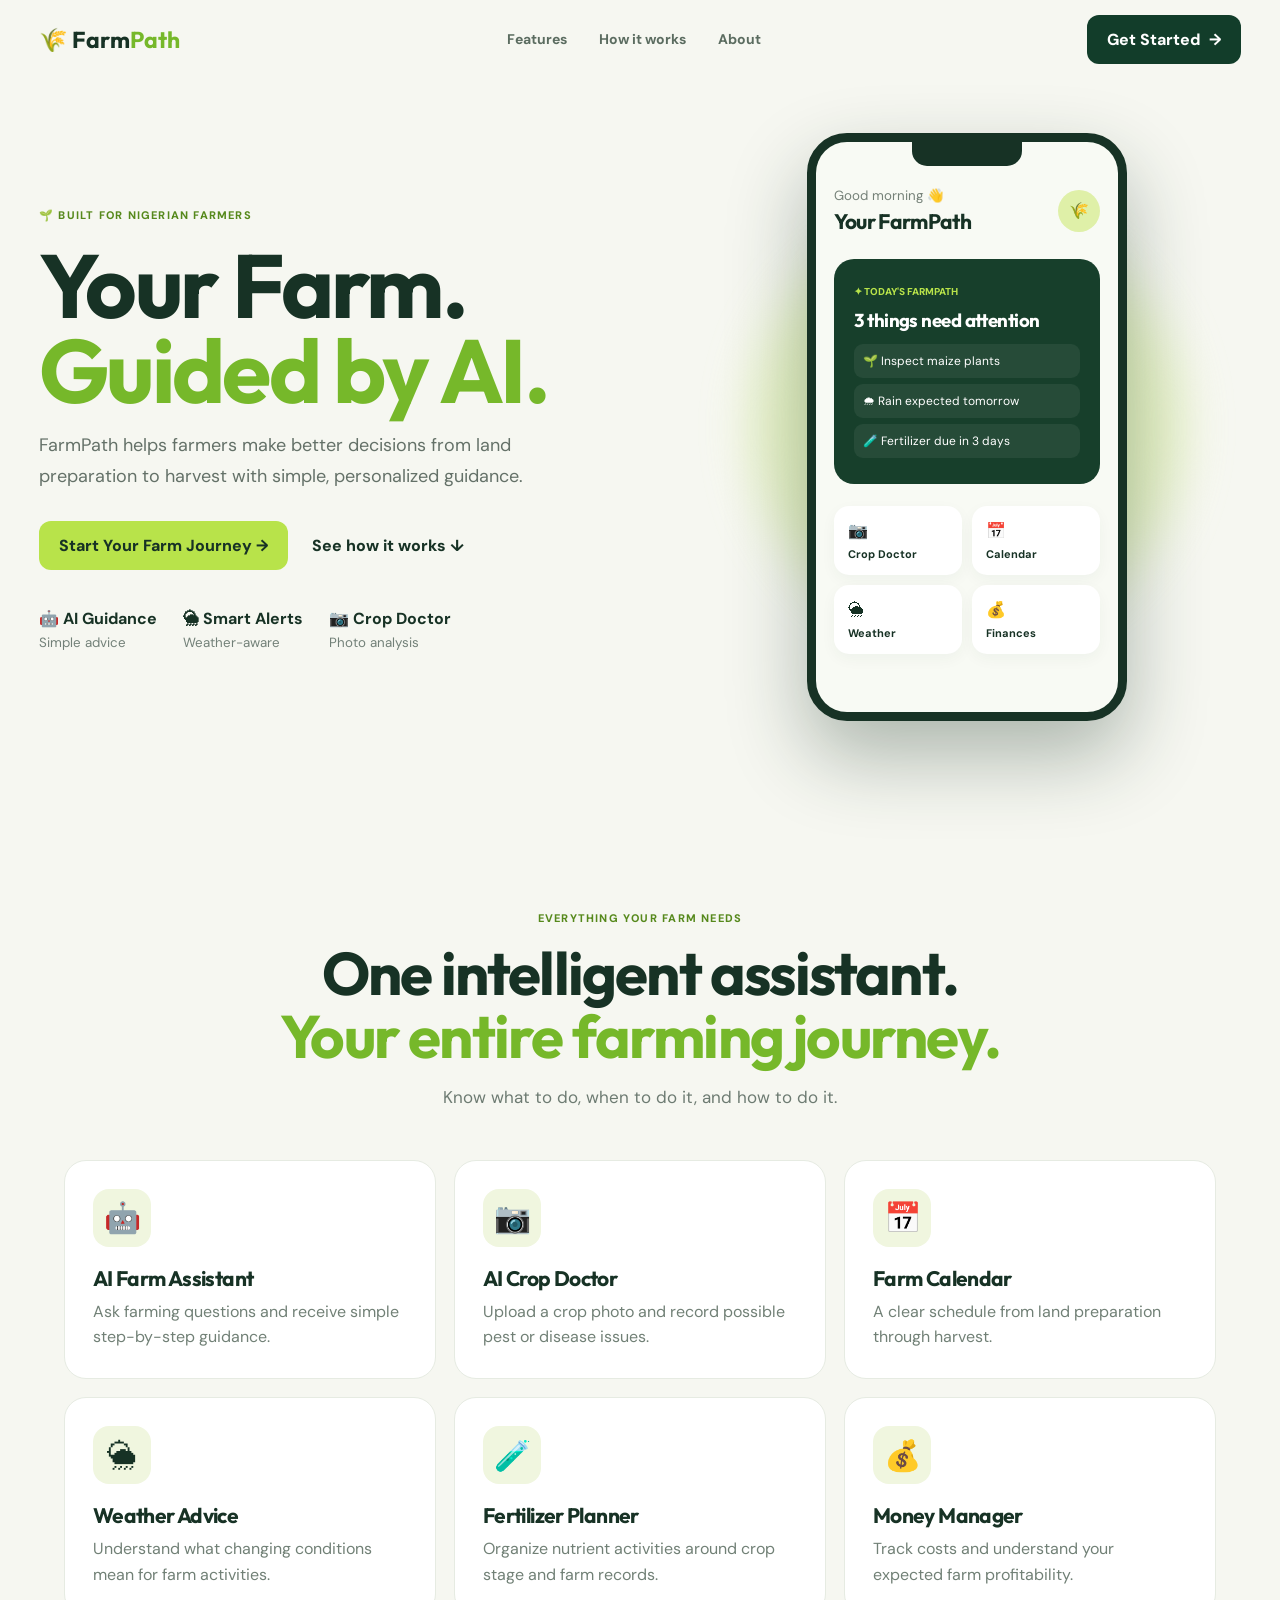
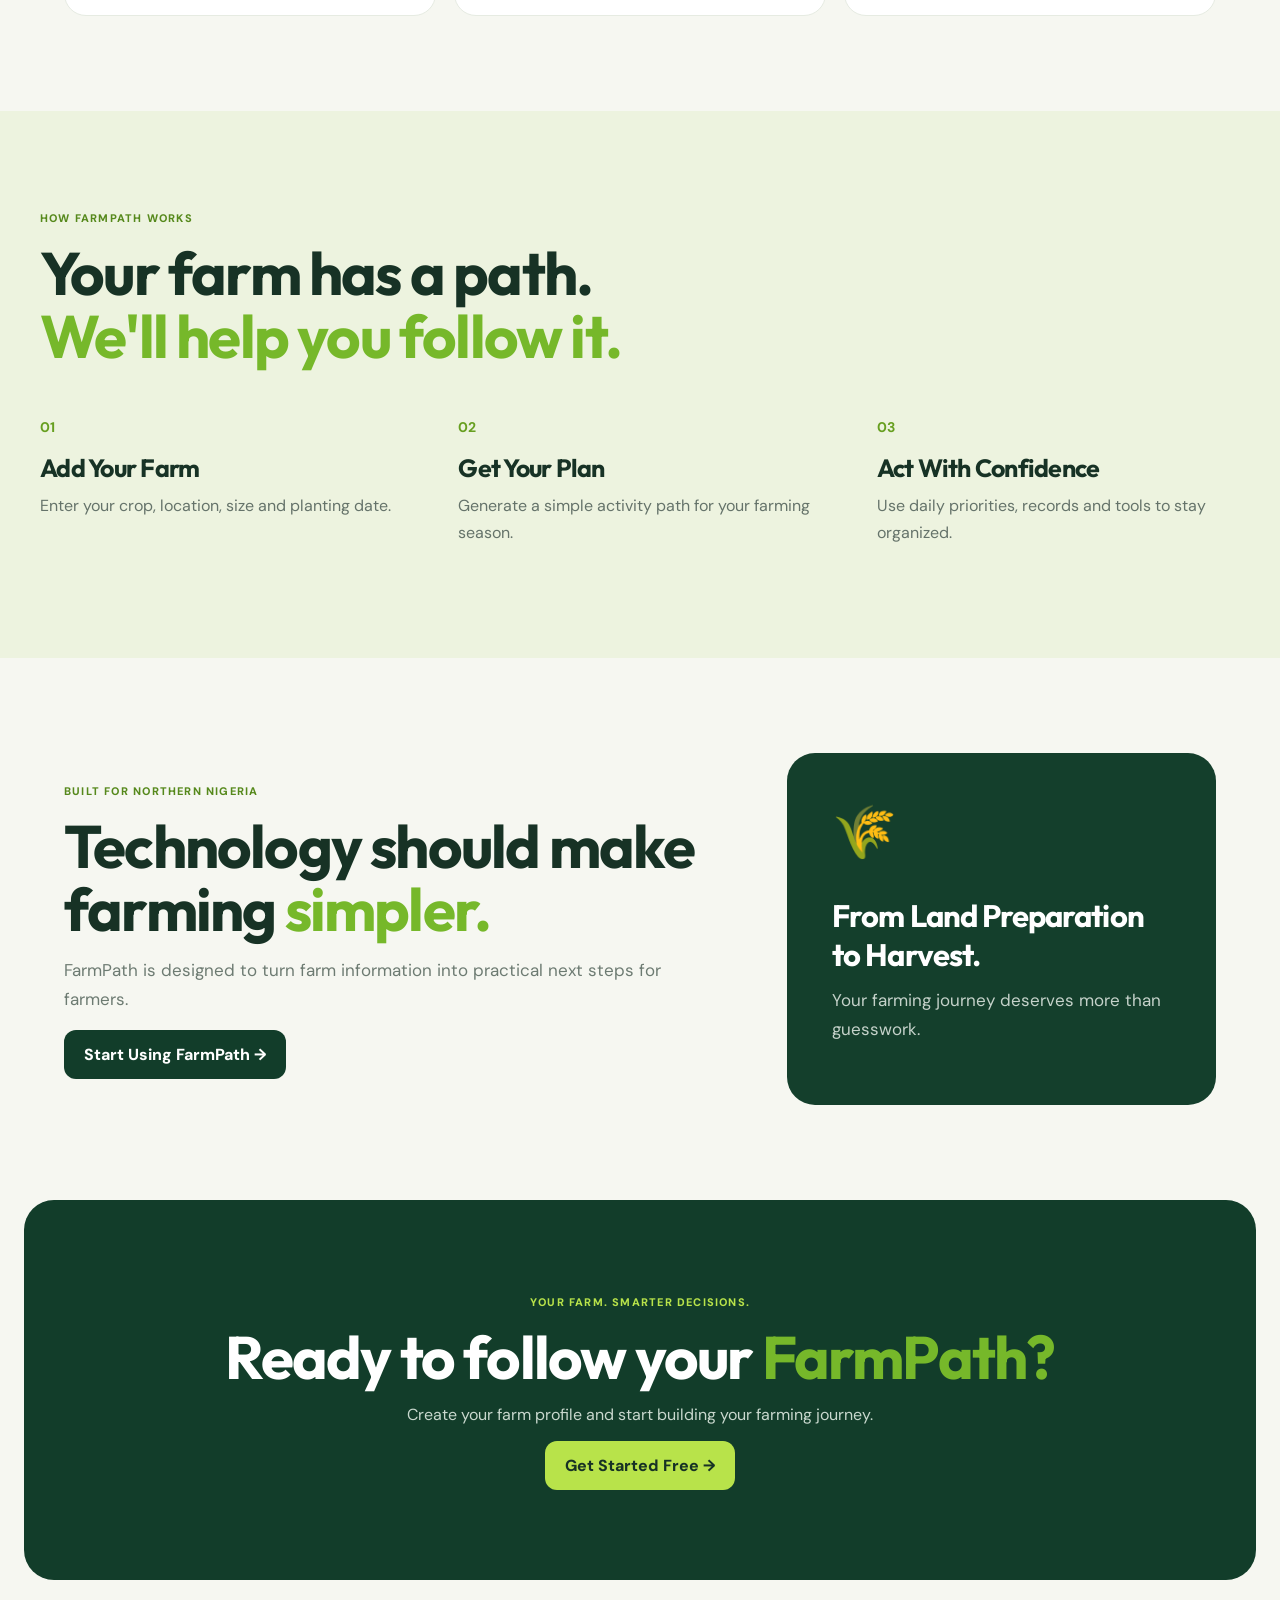
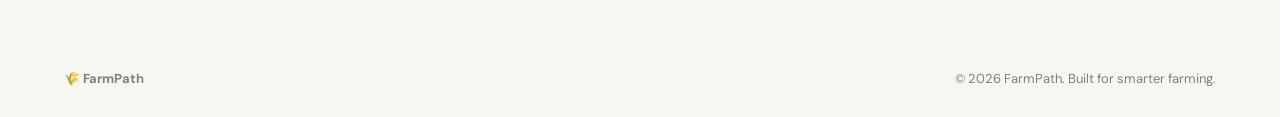
<file: index.html>
<!DOCTYPE html>
<html lang="en">
<head>
<meta charset="UTF-8"><meta name="viewport" content="width=device-width,initial-scale=1">
<title>FarmPath | Northern Nigeria's AI Farming Assistant</title>
<meta name="description" content="From Land Preparation to Harvest — Your Farm, Guided by AI.">
<link rel="preconnect" href="https://fonts.googleapis.com"><link rel="preconnect" href="https://fonts.gstatic.com" crossorigin>
<link href="https://fonts.googleapis.com/css2?family=DM+Sans:wght@400;500;600;700&family=Outfit:wght@500;600;700;800&display=swap" rel="stylesheet">
<link rel="stylesheet" href="style.css">
</head>
<body class="landing">
<header class="nav">
  <a class="brand" href="index.html"><b>🌾 Farm<span>Path</span></b></a>
  <nav><a href="#features">Features</a><a href="#how">How it works</a><a href="#about">About</a></nav>
  <a class="btn btn-dark" href="auth.html">Get Started <span>→</span></a>
</header>
<main>
<section class="hero">
 <div class="hero-copy">
  <div class="eyebrow">🌱 BUILT FOR NIGERIAN FARMERS</div>
  <h1>Your Farm.<br><em>Guided by AI.</em></h1>
  <p>FarmPath helps farmers make better decisions from land preparation to harvest with simple, personalized guidance.</p>
  <div class="hero-actions"><a class="btn btn-lime" href="auth.html">Start Your Farm Journey →</a><a class="text-link" href="#how">See how it works ↓</a></div>
  <div class="trust"><div><b>🤖 AI Guidance</b><small>Simple advice</small></div><div><b>🌦 Smart Alerts</b><small>Weather-aware</small></div><div><b>📷 Crop Doctor</b><small>Photo analysis</small></div></div>
 </div>
 <div class="hero-art">
   <div class="glow"></div>
   <div class="phone">
    <div class="phone-notch"></div>
    <div class="phone-body">
      <div class="mini-head"><div><small>Good morning 👋</small><h3>Your FarmPath</h3></div><div class="avatar">🌾</div></div>
      <div class="today-preview"><span>✦ TODAY'S FARMPATH</span><h3>3 things need attention</h3><p>🌱 Inspect maize plants</p><p>🌧 Rain expected tomorrow</p><p>🧪 Fertilizer due in 3 days</p></div>
      <div class="phone-grid"><div>📷<small>Crop Doctor</small></div><div>📅<small>Calendar</small></div><div>🌦<small>Weather</small></div><div>💰<small>Finances</small></div></div>
    </div>
   </div>
 </div>
</section>

<section id="features" class="section">
 <div class="section-title"><div class="eyebrow">EVERYTHING YOUR FARM NEEDS</div><h2>One intelligent assistant.<br><em>Your entire farming journey.</em></h2><p>Know what to do, when to do it, and how to do it.</p></div>
 <div class="feature-grid">
  <article><i>🤖</i><h3>AI Farm Assistant</h3><p>Ask farming questions and receive simple step-by-step guidance.</p></article>
  <article><i>📷</i><h3>AI Crop Doctor</h3><p>Upload a crop photo and record possible pest or disease issues.</p></article>
  <article><i>📅</i><h3>Farm Calendar</h3><p>A clear schedule from land preparation through harvest.</p></article>
  <article><i>🌦</i><h3>Weather Advice</h3><p>Understand what changing conditions mean for farm activities.</p></article>
  <article><i>🧪</i><h3>Fertilizer Planner</h3><p>Organize nutrient activities around crop stage and farm records.</p></article>
  <article><i>💰</i><h3>Money Manager</h3><p>Track costs and understand your expected farm profitability.</p></article>
 </div>
</section>

<section id="how" class="journey section">
 <div class="section-title"><div class="eyebrow">HOW FARMPATH WORKS</div><h2>Your farm has a path.<br><em>We'll help you follow it.</em></h2></div>
 <div class="steps"><div><b>01</b><h3>Add Your Farm</h3><p>Enter your crop, location, size and planting date.</p></div><div><b>02</b><h3>Get Your Plan</h3><p>Generate a simple activity path for your farming season.</p></div><div><b>03</b><h3>Act With Confidence</h3><p>Use daily priorities, records and tools to stay organized.</p></div></div>
</section>

<section id="about" class="about section"><div><div class="eyebrow">BUILT FOR NORTHERN NIGERIA</div><h2>Technology should make farming <em>simpler.</em></h2><p>FarmPath is designed to turn farm information into practical next steps for farmers.</p><a class="btn btn-dark" href="auth.html">Start Using FarmPath →</a></div><aside><div>🌾</div><h3>From Land Preparation<br>to Harvest.</h3><p>Your farming journey deserves more than guesswork.</p></aside></section>
<section class="cta"><div class="eyebrow">YOUR FARM. SMARTER DECISIONS.</div><h2>Ready to follow your <em>FarmPath?</em></h2><p>Create your farm profile and start building your farming journey.</p><a class="btn btn-lime" href="auth.html">Get Started Free →</a></section>
</main>
<footer><b>🌾 Farm<span>Path</span></b><span>© 2026 FarmPath. Built for smarter farming.</span></footer>
<script src="app.js"></script>
</body></html>
</file>
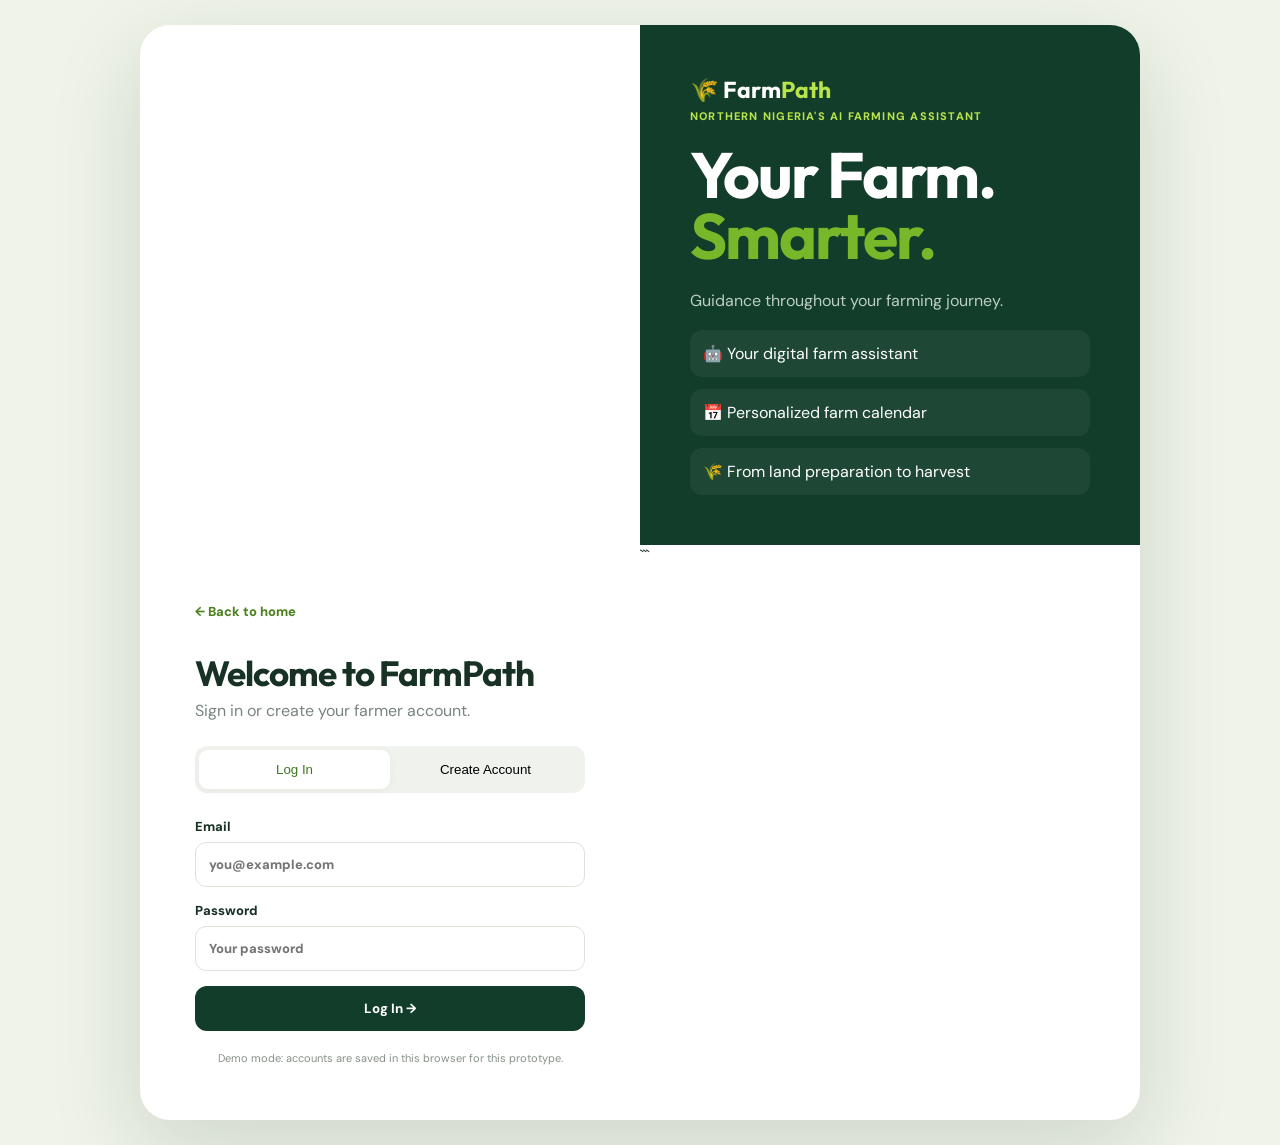
<file: assistant.html>
<!DOCTYPE html>

<html lang="en">

<head>

  <meta charset="UTF-8">

<meta
name="viewport"
content="width=device-width, initial-scale=1"

>

  <title>AI Assistant | FarmPath</title>

  <link rel="stylesheet" href="style.css">

  <link rel="preconnect" href="https://fonts.googleapis.com">

  <link
    rel="preconnect"
    href="https://fonts.gstatic.com"
    crossorigin
  >

  <link
    href="https://fonts.googleapis.com/css2?family=DM+Sans:wght@400;500;600;700&family=Outfit:wght@500;600;700;800&display=swap"
    rel="stylesheet"
  >

</head>

<body class="app-page">

  <!-- SIDEBAR -->

  <aside class="sidebar">

```
<a class="brand" href="dashboard.html">

  <b>
    🌾 Farm<span>Path</span>
  </b>

</a>


<div class="side-label">
  FARMER WORKSPACE
</div>


<a class="side" href="dashboard.html">
  ⌂ <span>Today</span>
</a>


<a class="side active" href="assistant.html">
  🤖 <span>AI Assistant</span>
</a>


<a class="side" href="farms.html">
  🌾 <span>My Farms</span>
</a>


<a class="side" href="calendar.html">
  📅 <span>Farm Calendar</span>
</a>


<a class="side" href="crop-doctor.html">
  📷 <span>Crop Doctor</span>
</a>


<a class="side" href="finances.html">
  💰 <span>Money Manager</span>
</a>


<div class="side-bottom">

  <button id="logoutBtn">
    ↪ Log out
  </button>

</div>
```

  </aside>

  <!-- MAIN -->

  <main class="app-main">

```
<header class="app-header">

  <button class="mobile-menu" id="menuBtn">
    ☰
  </button>


  <div>

    <p>🤖 YOUR DIGITAL AGRONOMIST</p>

    <h1>
      FarmPath AI Assistant
    </h1>

  </div>


  <div class="avatar">
    🤖
  </div>

</header>


<section class="ai-hero">

  <div class="ai-icon">
    🤖
  </div>


  <div>

    <span class="eyebrow">
      FARMING GUIDANCE
    </span>


    <h2>
      Ask anything about your farm
    </h2>


    <p>
      Get simple step-by-step farming guidance for land preparation,
      planting, fertilizer, weeds, pests, diseases, irrigation and harvest.
    </p>

  </div>

</section>


<!-- SUGGESTED QUESTIONS -->

<section class="suggestions">

  <h3>
    Try asking FarmPath
  </h3>


  <div class="suggestion-grid">

    <button class="suggestion">
      🌽 When should I plant maize?
    </button>


    <button class="suggestion">
      🧪 How much fertilizer do I need?
    </button>


    <button class="suggestion">
      🌱 How do I prepare my land?
    </button>


    <button class="suggestion">
      🐛 How do I control fall armyworm?
    </button>


    <button class="suggestion">
      💧 When should I irrigate my farm?
    </button>


    <button class="suggestion">
      🟡 Why are my maize leaves turning yellow?
    </button>

  </div>

</section>


<!-- CHAT -->

<section class="chat-card">

  <div
    id="chatMessages"
    class="chat-messages"
  >

    <div class="chat-message ai">

      <div class="chat-avatar">
        🤖
      </div>


      <div class="chat-bubble">

        <b>Hello! I'm FarmPath AI 🌾</b>

        <p>
          Tell me about your farm or ask me a farming question.
          I can help with crop production, land preparation,
          fertilizer, pests, diseases, irrigation and harvesting.
        </p>

      </div>

    </div>

  </div>


  <form
    id="chatForm"
    class="chat-input"
  >

    <input
      id="userQuestion"
      type="text"
      placeholder="Ask FarmPath about your farm..."
      autocomplete="off"
      required
    >


    <button
      type="submit"
      class="btn btn-dark"
    >
      Ask AI →
    </button>

  </form>

</section>


<p class="ai-disclaimer">

  ⚠️ FarmPath provides general agricultural guidance.
  For pesticide use, serious crop diseases or major financial decisions,
  consult a qualified agricultural extension officer.

</p>
```

  </main>

  <script src="app.js"></script>

  <script src="assistant.js"></script>

</body>

</html>
</file>
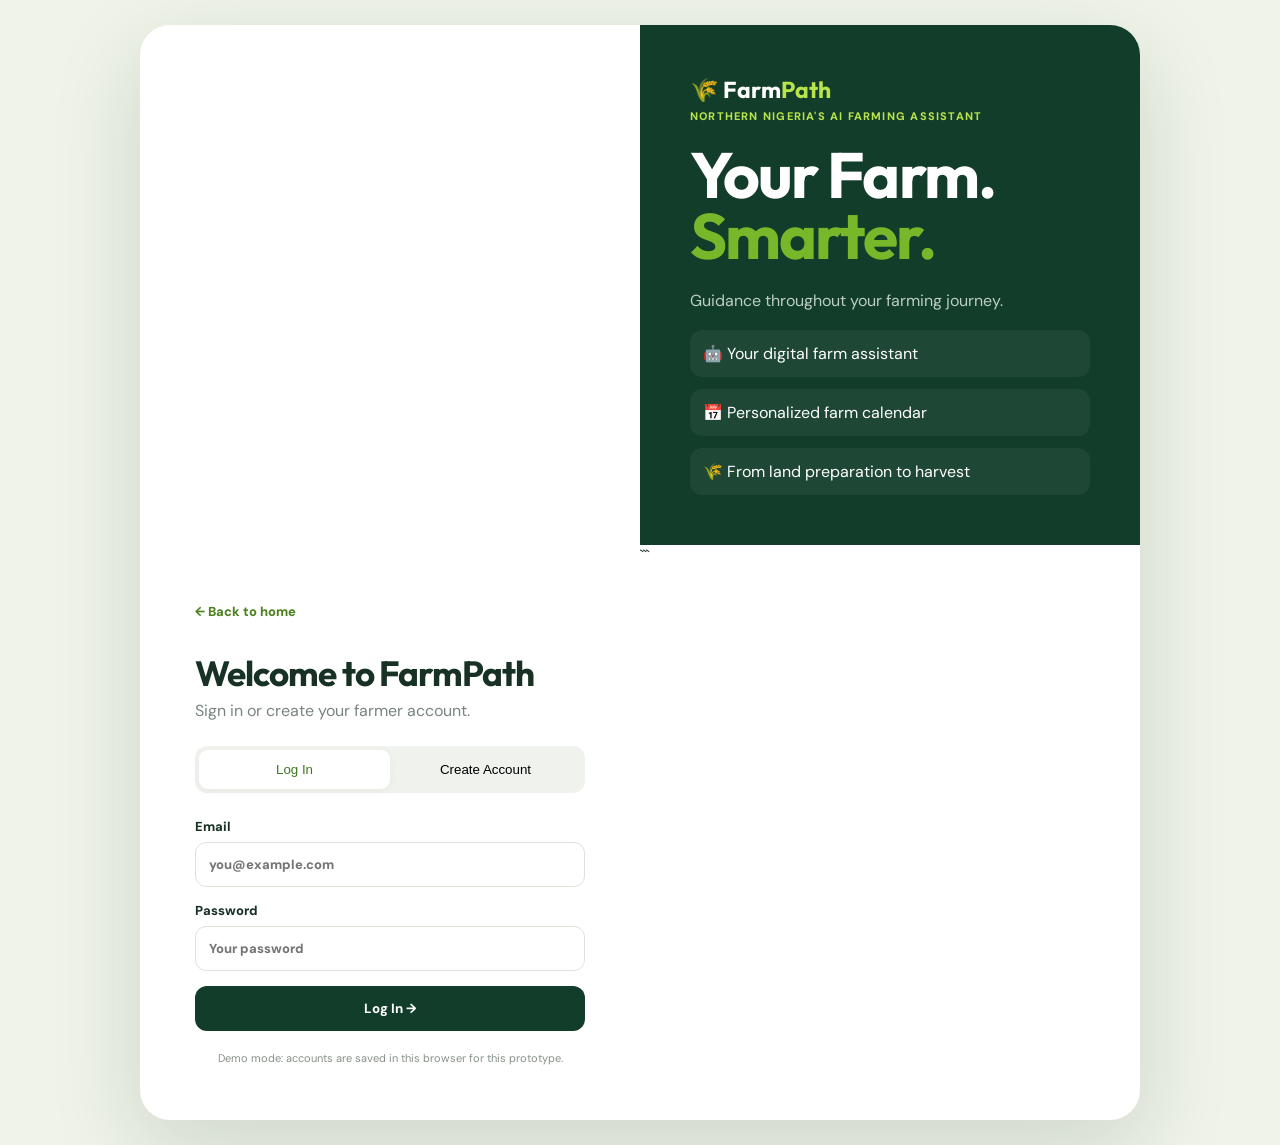
<file: auth.html>
<!DOCTYPE html>

<html lang="en">
<head>
  <meta charset="UTF-8">

<meta
name="viewport"
content="width=device-width, initial-scale=1"

>

  <title>Welcome | FarmPath</title>

  <link rel="stylesheet" href="style.css">

  <link rel="preconnect" href="https://fonts.googleapis.com">
  <link
    rel="preconnect"
    href="https://fonts.gstatic.com"
    crossorigin
  >

  <link
    href="https://fonts.googleapis.com/css2?family=DM+Sans:wght@400;500;600;700&family=Outfit:wght@500;600;700;800&display=swap"
    rel="stylesheet"
  >
</head>

<body class="auth-page">

  <div class="auth-shell">

```
<aside>

  <a class="brand white" href="index.html">
    <b>🌾 Farm<span>Path</span></b>
  </a>

  <div>

    <div class="eyebrow darkey">
      NORTHERN NIGERIA'S AI FARMING ASSISTANT
    </div>

    <h1>
      Your Farm.<br>
      <em>Smarter.</em>
    </h1>

    <p>
      Guidance throughout your farming journey.
    </p>

  </div>

  <div class="benefits">

    <span>
      🤖 Your digital farm assistant
    </span>

    <span>
      📅 Personalized farm calendar
    </span>

    <span>
      🌾 From land preparation to harvest
    </span>

  </div>

</aside>


<main class="auth-card">

  <a href="index.html" class="back">
    ← Back to home
  </a>

  <h2>Welcome to FarmPath</h2>

  <p>
    Sign in or create your farmer account.
  </p>


  <div class="tabs">

    <button
      type="button"
      class="tab active"
      data-target="loginForm"
    >
      Log In
    </button>


    <button
      type="button"
      class="tab"
      data-target="signupForm"
    >
      Create Account
    </button>

  </div>


  <div id="message"></div>


  <!-- LOGIN -->

  <form id="loginForm" class="form active">

    <label>

      Email

      <input
        id="loginEmail"
        type="email"
        required
        placeholder="you@example.com"
      >

    </label>


    <label>

      Password

      <input
        id="loginPassword"
        type="password"
        required
        minlength="6"
        placeholder="Your password"
      >

    </label>


    <button
      class="btn btn-dark full"
      type="submit"
    >
      Log In →
    </button>

  </form>


  <!-- CREATE ACCOUNT -->

  <form id="signupForm" class="form">

    <label>

      Full name

      <input
        id="signupName"
        type="text"
        required
        minlength="2"
        placeholder="Your name"
      >

    </label>


    <label>

      Email

      <input
        id="signupEmail"
        type="email"
        required
        placeholder="you@example.com"
      >

    </label>


    <label>

      Password

      <input
        id="signupPassword"
        type="password"
        required
        minlength="6"
        placeholder="At least 6 characters"
      >

    </label>


    <button
      class="btn btn-dark full"
      type="submit"
    >
      Create My Account →
    </button>

  </form>


  <div class="demo-note">

    Demo mode: accounts are saved in this browser for this prototype.

  </div>

</main>
```

  </div>

  <!-- IMPORTANT: LOAD APP.JS FIRST -->

  <script src="app.js"></script>

  <!-- THEN LOAD AUTH.JS -->

  <script src="auth.js"></script>

</body>
</html>
</file>
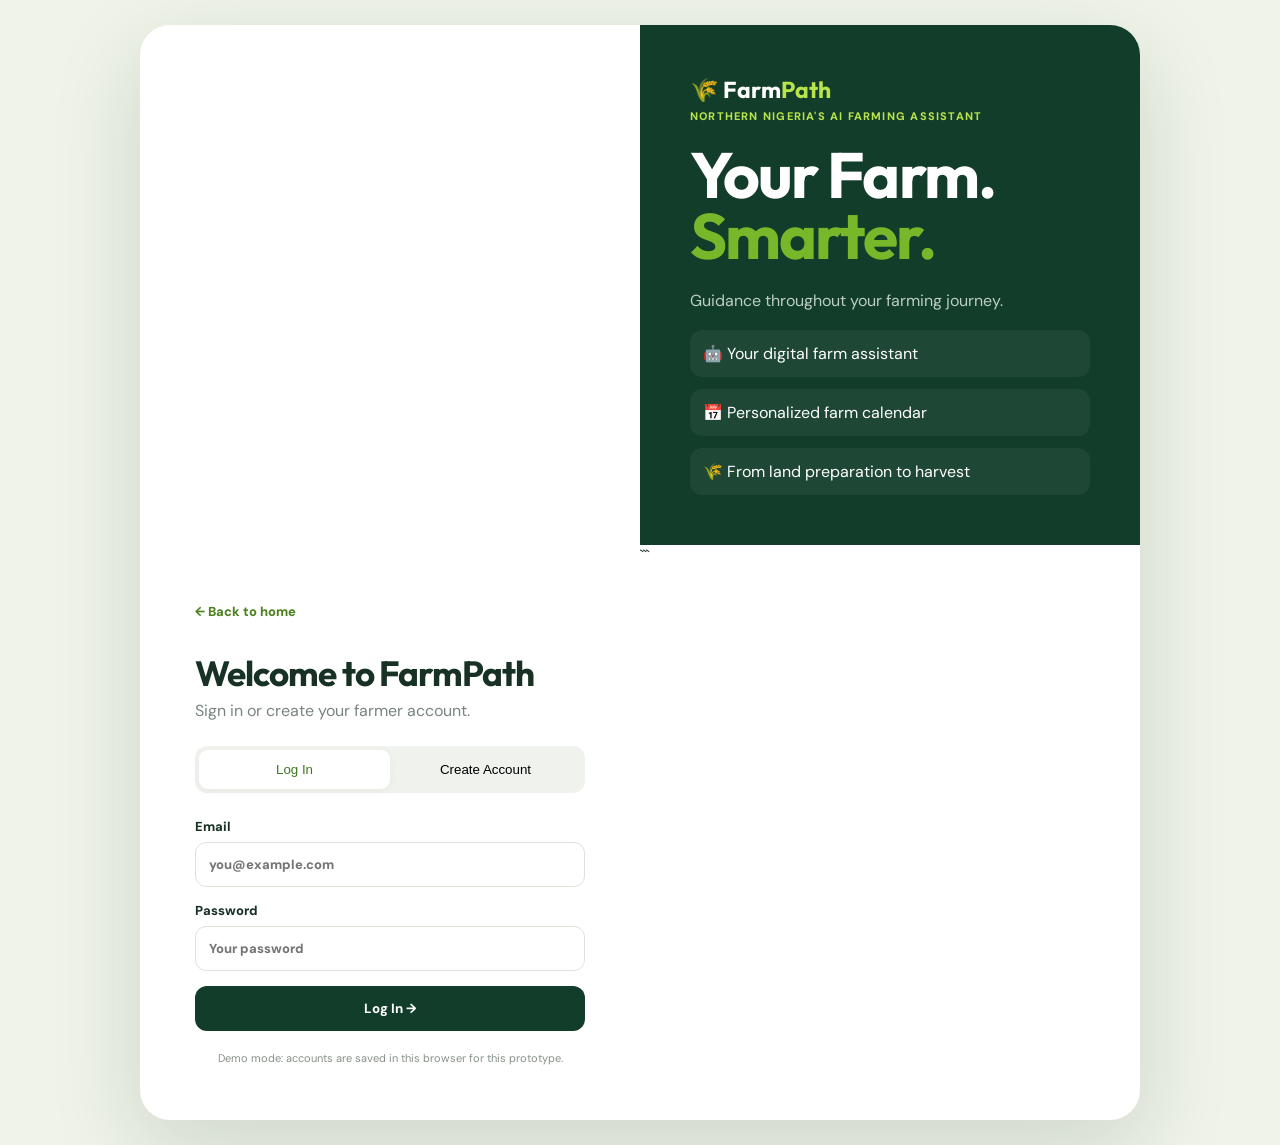
<file: calendar.html>
<!DOCTYPE html><html lang="en"><head><meta charset="UTF-8"><meta name="viewport" content="width=device-width,initial-scale=1"><title>Farm Calendar | FarmPath</title><link rel="stylesheet" href="style.css"><link rel="preconnect" href="https://fonts.googleapis.com"><link rel="preconnect" href="https://fonts.gstatic.com" crossorigin><link href="https://fonts.googleapis.com/css2?family=DM+Sans:wght@400;500;600;700&family=Outfit:wght@500;600;700;800&display=swap" rel="stylesheet"></head><body class="app-page"><aside class="sidebar"><a class="brand" href="dashboard.html"><b>🌾 Farm<span>Path</span></b></a><div class="side-label">FARMER WORKSPACE</div><a class="side" href="dashboard.html">⌂ <span>Today</span></a><a class="side" href="farms.html">🌾 <span>My Farms</span></a><a class="side active" href="calendar.html">📅 <span>Farm Calendar</span></a><a class="side" href="crop-doctor.html">📷 <span>Crop Doctor</span></a><a class="side" href="finances.html">💰 <span>Money Manager</span></a><div class="side-bottom"><button id="logoutBtn">↪ Log out</button></div></aside><main class="app-main"><header class="app-header"><button class="mobile-menu" id="menuBtn">☰</button><div><p>YOUR PERSONAL PLAN</p><h1>FarmPath Calendar</h1></div></header><div id="calendarEmpty" class="empty-state"><div>📅</div><h2>No farm yet</h2><p>Add a farm first to generate your FarmPath.</p><a href="farms.html" class="btn btn-dark">Add a Farm →</a></div><div id="calendarContent" class="hidden"><section class="farm-banner"><div><span class="pill">PERSONALIZED PATH</span><h2 id="calendarFarm"></h2><p id="calendarCrop"></p></div></section><div id="timeline" class="timeline"></div></div></main><script src="app.js"></script><script src="calendar.js"></script></body></html>
</file>
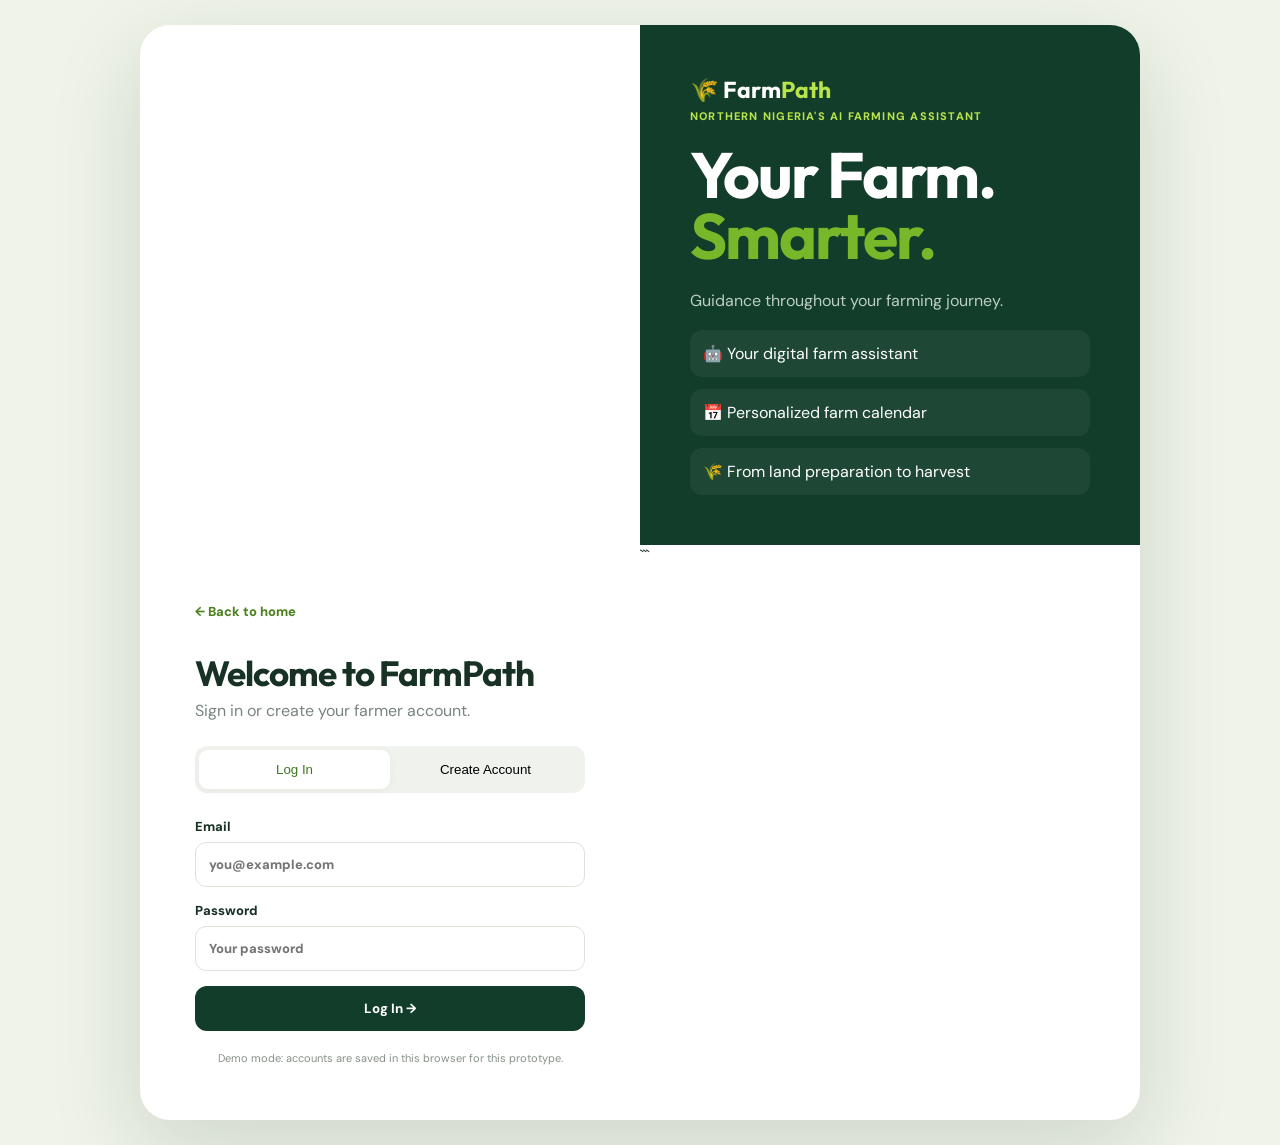
<file: crop-doctor.html>
<!DOCTYPE html>

<html lang="en">
<head>
  <meta charset="UTF-8">
  <meta name="viewport" content="width=device-width, initial-scale=1">

  <title>Crop Doctor | FarmPath</title>

  <link rel="stylesheet" href="style.css">

  <link rel="preconnect" href="https://fonts.googleapis.com">
  <link rel="preconnect" href="https://fonts.gstatic.com" crossorigin>

  <link
    href="https://fonts.googleapis.com/css2?family=DM+Sans:wght@400;500;600;700;800&family=Outfit:wght@500;600;700;800&display=swap"
    rel="stylesheet"
  >
</head>

<body class="app-page">

  <!-- SIDEBAR -->

  <aside class="sidebar">

```
<a class="brand" href="dashboard.html">
  <b>🌾 Farm<span>Path</span></b>
</a>

<div class="side-label">FARMER WORKSPACE</div>

<a class="side" href="dashboard.html">
  ⌂ <span>Today</span>
</a>

<a class="side" href="assistant.html">
  ✦ <span>AI Assistant</span>
</a>

<a class="side" href="farms.html">
  🌾 <span>My Farms</span>
</a>

<a class="side" href="calendar.html">
  📅 <span>Farm Calendar</span>
</a>

<a class="side active" href="crop-doctor.html">
  📷 <span>Crop Doctor</span>
</a>

<a class="side" href="finances.html">
  💰 <span>Money Manager</span>
</a>

<div class="side-bottom">
  <button id="logoutBtn">↪ Log out</button>
</div>
```

  </aside>

  <!-- MAIN -->

  <main class="app-main">

```
<header class="app-header">

  <button class="mobile-menu" id="menuBtn">
    ☰
  </button>

  <div>
    <p>AI-READY WORKFLOW</p>
    <h1>FarmPath Crop Doctor</h1>
  </div>

</header>


<!-- DOCTOR AREA -->
<section class="doctor-layout">

  <!-- UPLOAD CARD -->
  <div class="doctor-card">

    <div class="doctor-icon">
      📷
    </div>

    <h2>Show us what's wrong</h2>

    <p>
      Upload a clear image of the affected part of the crop
      and describe what you are seeing.
    </p>


    <!-- IMAGE UPLOAD -->
    <label class="upload-zone" id="uploadZone">

      📸

      <b>Choose a plant photo</b>

      <small>
        Leaves, stems, fruit or the affected area
      </small>

      <input
        id="plantImage"
        type="file"
        accept="image/*"
      >

    </label>


    <!-- IMAGE PREVIEW -->
    <img
      id="preview"
      class="image-preview hidden"
      alt="Selected plant image"
    >


    <!-- SYMPTOMS -->
    <label>

      What do you notice?

      <textarea
        id="symptoms"
        placeholder="Example: holes in leaves, yellow patches, wilting..."
      ></textarea>

    </label>


    <!-- ANALYZE BUTTON -->
    <button
      id="analyzeBtn"
      class="btn btn-dark full"
      type="button"
    >
      Analyze Observation →
    </button>

  </div>


  <!-- INFORMATION CARD -->
  <aside class="doctor-info">

    <span class="pill">
      SAFETY FIRST
    </span>

    <h3>
      FarmPath should never guess when confidence is too low.
    </h3>

    <p>
      Upload a clear crop image and describe the symptoms.
      FarmPath AI will examine the observation and provide
      practical guidance.
    </p>

    <ul>
      <li>✓ Possible issue</li>
      <li>✓ Confidence level</li>
      <li>✓ Severity</li>
      <li>✓ Immediate next step</li>
    </ul>

  </aside>

</section>


<!-- RESULT -->
<section
  id="doctorResult"
  class="result-card hidden"
></section>
```

  </main>

  <!-- APP JS ONLY -->

  <script src="app.js"></script>

  <!-- CROP DOCTOR SCRIPT -->

  <script>

    document.addEventListener("DOMContentLoaded", function () {

      console.log("FarmPath Crop Doctor loaded");


      const plantImage =
        document.getElementById("plantImage");

      const preview =
        document.getElementById("preview");

      const symptoms =
        document.getElementById("symptoms");

      const analyzeBtn =
        document.getElementById("analyzeBtn");

      const doctorResult =
        document.getElementById("doctorResult");


      const SUPABASE_FUNCTION_URL =
        "https://gqdclkxaxukvswiozgun.supabase.co/functions/v1/quick-service";


      let selectedImage = null;


      /* --------------------------------
         CHECK ELEMENTS
      -------------------------------- */

      if (
        !plantImage ||
        !preview ||
        !symptoms ||
        !analyzeBtn ||
        !doctorResult
      ) {

        console.error(
          "FarmPath Crop Doctor: Required element missing."
        );

        return;
      }


      /* --------------------------------
         IMAGE SELECTION
      -------------------------------- */

      plantImage.addEventListener(
        "change",
        function () {

          const file =
            plantImage.files &&
            plantImage.files[0];


          console.log(
            "Selected image:",
            file ? file.name : "None"
          );


          if (!file) {

            selectedImage = null;

            preview.src = "";

            preview.classList.add("hidden");

            return;
          }


          if (!file.type.startsWith("image/")) {

            alert(
              "Please choose a valid plant image."
            );

            plantImage.value = "";

            selectedImage = null;

            return;
          }


          selectedImage = file;


          const imageURL =
            URL.createObjectURL(file);


          preview.src = imageURL;

          preview.classList.remove("hidden");

        }
      );


      /* --------------------------------
         COMPRESS IMAGE
      -------------------------------- */

      function compressImage(file) {

        return new Promise(
          function (resolve, reject) {

            const reader =
              new FileReader();


            reader.onload = function () {

              const img =
                new Image();


              img.onload = function () {

                const maxSize = 1200;

                let width = img.width;

                let height = img.height;


                if (
                  width > maxSize ||
                  height > maxSize
                ) {

                  if (width > height) {

                    height =
                      Math.round(
                        (height * maxSize) /
                        width
                      );

                    width = maxSize;

                  } else {

                    width =
                      Math.round(
                        (width * maxSize) /
                        height
                      );

                    height = maxSize;

                  }

                }


                const canvas =
                  document.createElement(
                    "canvas"
                  );


                canvas.width = width;

                canvas.height = height;


                const ctx =
                  canvas.getContext("2d");


                if (!ctx) {

                  reject(
                    new Error(
                      "Could not process image."
                    )
                  );

                  return;
                }


                ctx.drawImage(
                  img,
                  0,
                  0,
                  width,
                  height
                );


                const compressedImage =
                  canvas.toDataURL(
                    "image/jpeg",
                    0.82
                  );


                resolve(compressedImage);

              };


              img.onerror = function () {

                reject(
                  new Error(
                    "Could not read the image."
                  )
                );

              };


              img.src = reader.result;

            };


            reader.onerror = function () {

              reject(
                new Error(
                  "Could not load the image."
                )
              );

            };


            reader.readAsDataURL(file);

          }
        );

      }


      /* --------------------------------
         HTML ESCAPE
      -------------------------------- */

      function escapeHTML(text) {

        const div =
          document.createElement("div");

        div.textContent =
          String(text);

        return div.innerHTML;

      }


      /* --------------------------------
         FORMAT AI RESPONSE
      -------------------------------- */

      function formatAIResponse(text) {

        let formatted =
          escapeHTML(text);


        formatted =
          formatted.replace(
            /\*\*(.*?)\*\*/g,
            "<strong>$1</strong>"
          );


        formatted =
          formatted.replace(
            /\*(.*?)\*/g,
            "<em>$1</em>"
          );


        formatted =
          formatted.replace(
            /^(\d+)\.\s/gm,
            "<strong>$1.</strong> "
          );


        formatted =
          formatted.replace(
            /\n/g,
            "<br>"
          );


        return formatted;

      }


      /* --------------------------------
         ANALYZE
      -------------------------------- */

      analyzeBtn.addEventListener(
        "click",
        async function (event) {

          event.preventDefault();


          console.log(
            "Analyze button clicked"
          );


          const imageFile =
            selectedImage ||
            (
              plantImage.files &&
              plantImage.files[0]
            );


          const symptomText =
            symptoms.value.trim();


          console.log(
            "Image:",
            imageFile
              ? imageFile.name
              : "None"
          );


          console.log(
            "Symptoms:",
            symptomText
          );


          /* -----------------------------
             VALIDATION
          ----------------------------- */

          if (!imageFile && !symptomText) {

            alert(
              "Please upload a photo or describe what you are seeing."
            );

            return;
          }


          /* -----------------------------
             SHOW LOADING
          ----------------------------- */

          analyzeBtn.disabled = true;

          analyzeBtn.textContent =
            "Analyzing your crop...";


          doctorResult.classList.remove(
            "hidden"
          );


          doctorResult.innerHTML = `

            <span class="pill">
              CROP DOCTOR
            </span>

            <h2>
              Analyzing your crop...
            </h2>

            <p>
              FarmPath AI is examining the observation.
              This may take a few seconds.
            </p>

            <div class="result-grid">

              <div>
                <small>Status</small>
                <b>Analyzing</b>
              </div>

              <div>
                <small>Image</small>
                <b>
                  ${
                    imageFile
                      ? "Uploaded"
                      : "Not provided"
                  }
                </b>
              </div>

              <div>
                <small>Symptoms</small>
                <b>
                  ${
                    symptomText
                      ? "Provided"
                      : "Not provided"
                  }
                </b>
              </div>

            </div>

          `;


          doctorResult.scrollIntoView({
            behavior: "smooth",
            block: "start"
          });


          try {

            /* -------------------------
               CONVERT IMAGE
            ------------------------- */

            let imageData = null;


            if (imageFile) {

              console.log(
                "Compressing image..."
              );


              imageData =
                await compressImage(
                  imageFile
                );


              console.log(
                "Image compressed."
              );

            }


            /* -------------------------
               SEND TO SUPABASE
            ------------------------- */

            console.log(
              "Sending request to FarmPath AI..."
            );


            const response =
              await fetch(
                SUPABASE_FUNCTION_URL,
                {
                  method: "POST",

                  headers: {
                    "Content-Type":
                      "application/json"
                  },

                  body: JSON.stringify({
                    image: imageData,
                    symptoms: symptomText,
                    crop: "Not specified"
                  })
                }
              );


            console.log(
              "Supabase status:",
              response.status
            );


            const rawText =
              await response.text();


            console.log(
              "Supabase response:",
              rawText
            );


            let data;


            try {

              data =
                JSON.parse(rawText);

            } catch (jsonError) {

              throw new Error(
                "The AI service returned an invalid response."
              );

            }


            /* -------------------------
               API ERROR
            ------------------------- */

            if (!response.ok) {

              throw new Error(
                data.details ||
                data.error ||
                (
                  "AI service returned HTTP " +
                  response.status
                )
              );

            }


            /* -------------------------
               EMPTY RESPONSE
            ------------------------- */

            if (!data.answer) {

              throw new Error(
                "Crop Doctor returned no analysis."
              );

            }


            /* -------------------------
               SUCCESS
            ------------------------- */

            doctorResult.innerHTML = `

              <span class="pill">
                AI CROP ANALYSIS
              </span>

              <h2>
                FarmPath Crop Doctor
              </h2>

              <div class="ai-analysis">

                ${formatAIResponse(
                  data.answer
                )}

              </div>

              <div class="doctor-disclaimer">

                <strong>Important:</strong>

                This is an AI-based crop observation,
                not a confirmed agricultural diagnosis.
                If the problem is serious, spreading quickly,
                or unclear, contact a qualified agricultural
                extension officer or agronomist before
                applying treatment.

              </div>

            `;


            doctorResult.scrollIntoView({
              behavior: "smooth",
              block: "start"
            });


          } catch (error) {

            console.error(
              "Crop Doctor error:",
              error
            );


            doctorResult.innerHTML = `

              <span class="pill">
                CROP DOCTOR
              </span>

              <h2>
                We couldn't analyze the crop
              </h2>

              <p>
                ${escapeHTML(
                  error.message ||
                  "Something went wrong. Please try again."
                )}
              </p>

              <div class="doctor-disclaimer">

                Make sure your image is clear
                and try again.

                If the problem continues,
                the FarmPath AI service may need
                attention.

              </div>

            `;

          } finally {

            analyzeBtn.disabled = false;

            analyzeBtn.textContent =
              "Analyze Observation →";

          }

        }
      );


      console.log(
        "FarmPath Crop Doctor is ready."
      );

    });

  </script>

</body>
</html>
</file>
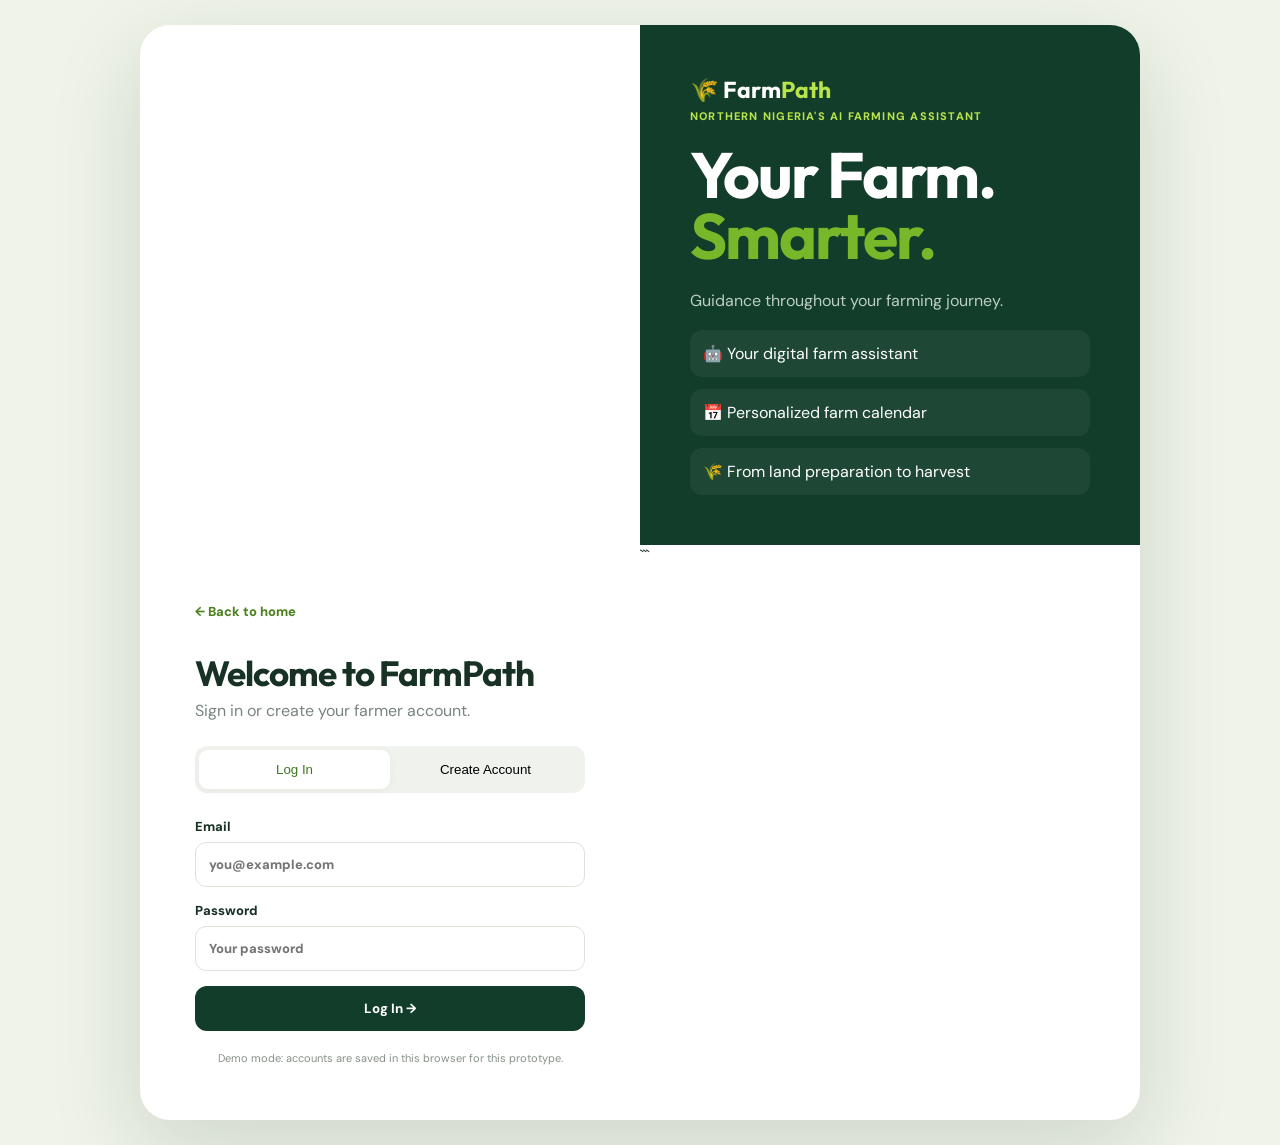
<file: dashboard.html>
<!DOCTYPE html>

<html lang="en">
<head>
  <meta charset="UTF-8">
  <meta name="viewport" content="width=device-width,initial-scale=1">

  <title>Dashboard | FarmPath</title>

  <link rel="stylesheet" href="style.css">

  <link rel="preconnect" href="https://fonts.googleapis.com">
  <link rel="preconnect" href="https://fonts.gstatic.com" crossorigin>

  <link href="https://fonts.googleapis.com/css2?family=DM+Sans:wght@400;500;600;700&family=Outfit:wght@500;600;700;800&display=swap" rel="stylesheet">
</head>

<body class="app-page">

  <aside class="sidebar">

```
<a class="brand" href="dashboard.html">
  <b>🌾 Farm<span>Path</span></b>
</a>

<div class="side-label">FARMER WORKSPACE</div>

<a class="side active" href="dashboard.html">
  ⌂ <span>Today</span>
</a>

<a class="side" href="assistant.html">
  🤖 <span>AI Assistant</span>
</a>

<a class="side" href="farms.html">
  🌾 <span>My Farms</span>
</a>

<a class="side" href="calendar.html">
  📅 <span>Farm Calendar</span>
</a>

<a class="side" href="crop-doctor.html">
  📷 <span>Crop Doctor</span>
</a>

<a class="side" href="finances.html">
  💰 <span>Money Manager</span>
</a>

<div class="side-bottom">
  <button id="logoutBtn">↪ Log out</button>
</div>
```

  </aside>

  <main class="app-main">

```
<header class="app-header">

  <button class="mobile-menu" id="menuBtn">☰</button>

  <div>
    <p id="greeting">Good day 👋</p>
    <h1>Today's FarmPath</h1>
  </div>

  <div class="header-actions">
    <span id="todayDate"></span>
    <div class="avatar">🌾</div>
  </div>

</header>


<div id="emptyFarm" class="empty-state">

  <div>🌱</div>

  <h2>Let's start with your farm</h2>

  <p>
    Add your first farm and FarmPath will build a personalized
    farming workspace around it.
  </p>

  <a href="farms.html" class="btn btn-dark">
    Add My First Farm →
  </a>

</div>


<div id="dashboardContent" class="hidden">

  <section class="farm-banner">

    <div>

      <span class="pill">ACTIVE FARM</span>

      <h2 id="farmName">My Farm</h2>

      <p id="farmMeta"></p>

    </div>

    <a href="farms.html" class="btn btn-light">
      Manage Farm →
    </a>

  </section>


  <section class="daily-card">

    <div class="daily-title">

      <div>

        <span class="eyebrow">✦ TODAY'S PRIORITIES</span>

        <h2>What needs attention?</h2>

      </div>

      <span class="count" id="priorityCount">3</span>

    </div>

    <div id="priorityList" class="priority-list"></div>

  </section>


  <div class="dash-grid">

    <section class="panel">

      <div class="panel-head">

        <h3>Farm Progress</h3>

        <a href="calendar.html">
          View calendar →
        </a>

      </div>

      <div id="progressList"></div>

    </section>


    <section class="panel weather-panel">

      <span>🌦</span>

      <h3>Weather Intelligence</h3>

      <h2>Plan before you act</h2>

      <p>
        Use weather conditions when deciding on spraying,
        irrigation and field work.
      </p>

      <div class="weather-note">
        Check a reliable local forecast before applying
        crop-protection products.
      </div>

    </section>

  </div>


  <section>

    <div class="section-row">

      <div>

        <h2>Quick Actions</h2>

        <p>Important FarmPath tools</p>

      </div>

    </div>


    <div class="quick-grid">

      <a href="assistant.html">
        🤖
        <b>AI Assistant</b>
        <small>Ask your farming questions</small>
      </a>


      <a href="crop-doctor.html">
        📷
        <b>Crop Doctor</b>
        <small>Record crop problems</small>
      </a>


      <a href="calendar.html">
        📅
        <b>Farm Calendar</b>
        <small>Plan activities</small>
      </a>


      <a href="finances.html">
        💰
        <b>Farm Finances</b>
        <small>Track expenses</small>
      </a>


      <a href="farms.html">
        🌾
        <b>My Farms</b>
        <small>Manage farm data</small>
      </a>

    </div>

  </section>

</div>
```

  </main>

  <script src="app.js"></script>

  <script src="dashboard.js"></script>

</body>
</html>
</file>
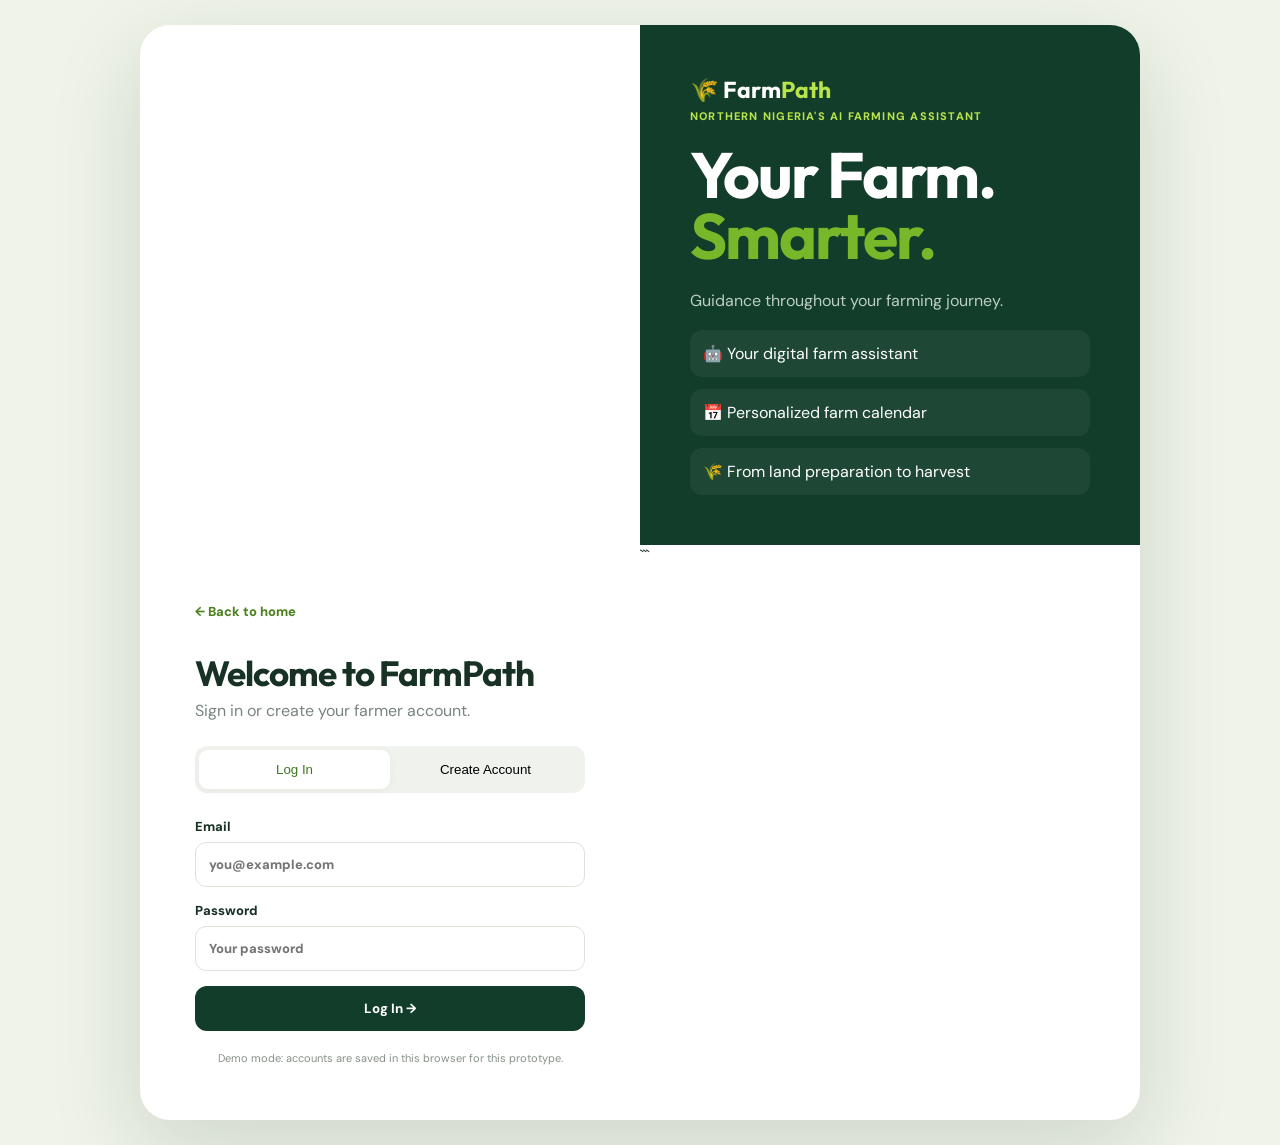
<file: farms.html>
<!DOCTYPE html><html lang="en"><head><meta charset="UTF-8"><meta name="viewport" content="width=device-width,initial-scale=1"><title>My Farms | FarmPath</title><link rel="stylesheet" href="style.css"><link rel="preconnect" href="https://fonts.googleapis.com"><link rel="preconnect" href="https://fonts.gstatic.com" crossorigin><link href="https://fonts.googleapis.com/css2?family=DM+Sans:wght@400;500;600;700&family=Outfit:wght@500;600;700;800&display=swap" rel="stylesheet"></head><body class="app-page">
<aside class="sidebar"><a class="brand" href="dashboard.html"><b>🌾 Farm<span>Path</span></b></a><div class="side-label">FARMER WORKSPACE</div><a class="side" href="dashboard.html">⌂ <span>Today</span></a><a class="side active" href="farms.html">🌾 <span>My Farms</span></a><a class="side" href="calendar.html">📅 <span>Farm Calendar</span></a><a class="side" href="crop-doctor.html">📷 <span>Crop Doctor</span></a><a class="side" href="finances.html">💰 <span>Money Manager</span></a><div class="side-bottom"><button id="logoutBtn">↪ Log out</button></div></aside>
<main class="app-main"><header class="app-header"><button class="mobile-menu" id="menuBtn">☰</button><div><p>FARM SETUP</p><h1>My Farms</h1></div></header>
<div class="page-intro"><h2>Tell FarmPath about your farm</h2><p>This information helps organize your calendar and personalized workspace.</p></div>
<section class="form-panel"><form id="farmForm" class="farm-form"><label>Farm name<input id="farmNameInput" required placeholder="e.g. Main Maize Farm"></label><label>State<select id="state" required><option value="">Select state</option><option>Kaduna</option><option>Kano</option><option>Katsina</option><option>Sokoto</option><option>Kebbi</option><option>Jigawa</option><option>Borno</option><option>Bauchi</option><option>Niger</option><option>Plateau</option></select></label><label>LGA<input id="lga" required placeholder="Your Local Government Area"></label><label>Community<input id="community" placeholder="Community / village"></label><label>Crop<select id="crop" required><option value="">Select crop</option><option>Maize</option><option>Rice</option><option>Tomato</option><option>Millet</option><option>Sorghum</option><option>Cowpea</option><option>Groundnut</option><option>Onion</option><option>Pepper</option></select></label><label>Farm size (hectares)<input id="farmSize" required type="number" min="0.1" step="0.1" placeholder="e.g. 2"></label><label>Planting date<input id="plantingDate" required type="date"></label><label>Farming system<select id="farmingSystem"><option value="Rain-fed">Rain-fed</option><option value="Irrigated">Irrigated</option></select></label><label class="wide">Soil information<textarea id="soilInfo" placeholder="Optional: pH, soil test results, texture or anything you know"></textarea></label><button class="btn btn-dark" type="submit">Save Farm & Build My Path →</button></form></section>
<section><div class="section-row"><h2>Saved Farms</h2></div><div id="farmList" class="saved-list"></div></section></main><script src="app.js"></script><script src="farms.js"></script></body></html>
</file>
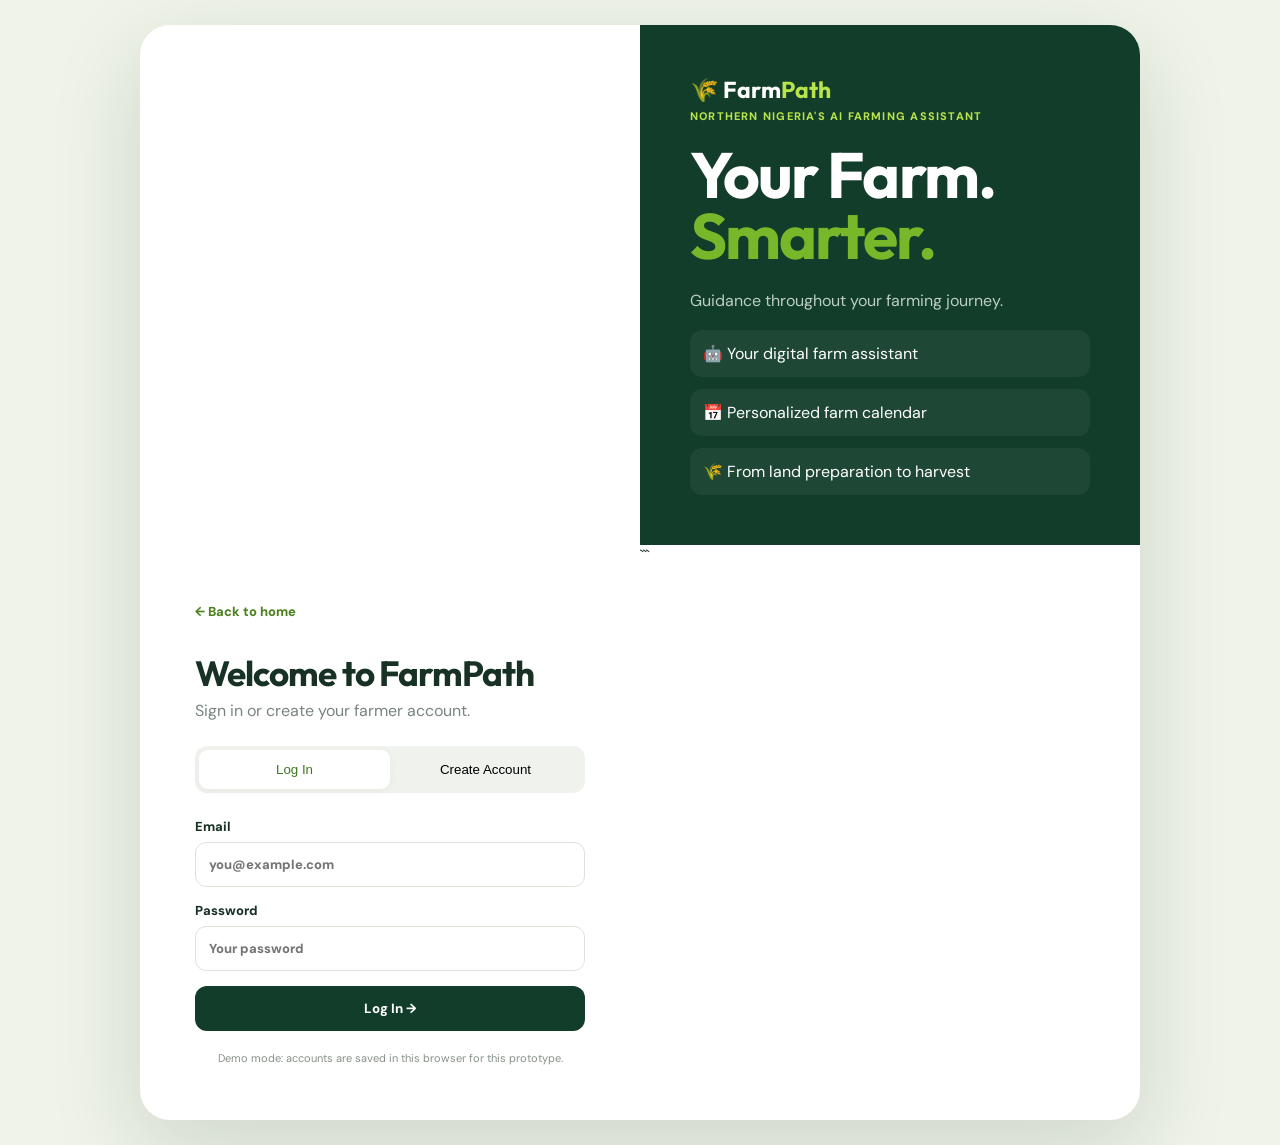
<file: finances.html>
<!DOCTYPE html><html lang="en"><head><meta charset="UTF-8"><meta name="viewport" content="width=device-width,initial-scale=1"><title>Money Manager | FarmPath</title><link rel="stylesheet" href="style.css"><link rel="preconnect" href="https://fonts.googleapis.com"><link rel="preconnect" href="https://fonts.gstatic.com" crossorigin><link href="https://fonts.googleapis.com/css2?family=DM+Sans:wght@400;500;600;700;800&family=Outfit:wght@500;600;700;800&display=swap" rel="stylesheet"></head><body class="app-page"><aside class="sidebar"><a class="brand" href="dashboard.html"><b>🌾 Farm<span>Path</span></b></a><div class="side-label">FARMER WORKSPACE</div><a class="side" href="dashboard.html">⌂ <span>Today</span></a><a class="side" href="farms.html">🌾 <span>My Farms</span></a><a class="side" href="calendar.html">📅 <span>Farm Calendar</span></a><a class="side" href="crop-doctor.html">📷 <span>Crop Doctor</span></a><a class="side active" href="finances.html">💰 <span>Money Manager</span></a><div class="side-bottom"><button id="logoutBtn">↪ Log out</button></div></aside><main class="app-main"><header class="app-header"><button class="mobile-menu" id="menuBtn">☰</button><div><p>FARM FINANCES</p><h1>Money Manager</h1></div></header><div class="money-grid"><div><small>TOTAL SPENT</small><h2 id="totalSpent">₦0</h2></div><div><small>EXPECTED REVENUE</small><input id="expectedRevenue" type="number" placeholder="0"></div><div><small>ESTIMATED PROFIT</small><h2 id="profit">₦0</h2></div></div><section class="form-panel"><h2>Add an Expense</h2><form id="expenseForm" class="expense-form"><input id="expenseItem" required placeholder="What did you pay for?"><select id="expenseCategory"><option>Seeds</option><option>Fertilizer</option><option>Pesticides</option><option>Labour</option><option>Tractor</option><option>Fuel</option><option>Irrigation</option><option>Transportation</option><option>Other</option></select><input id="expenseAmount" type="number" required min="1" placeholder="Amount (₦)"><button class="btn btn-dark">Add Expense</button></form></section><section class="panel"><div class="panel-head"><h2>Expenses</h2><span id="expenseCount"></span></div><div id="expenseList"></div></section></main><script src="app.js"></script><script src="finances.js"></script></body></html>
</file>
<file: style.css>
*{box-sizing:border-box}html{scroll-behavior:smooth}body{margin:0;font-family:"DM Sans",sans-serif;color:#173225;background:#f6f7f1}h1,h2,h3,p{margin-top:0}h1,h2,h3{font-family:Outfit,sans-serif;letter-spacing:-.03em}a{text-decoration:none;color:inherit}.brand{font-family:Outfit;font-size:23px;white-space:nowrap}.brand span,em{color:#76b82a;font-style:normal}.nav{height:78px;max-width:1250px;margin:auto;display:flex;align-items:center;justify-content:space-between;padding:0 24px}.nav nav{display:flex;gap:32px;color:#5b6c60;font-size:14px;font-weight:700}.btn{display:inline-flex;align-items:center;justify-content:center;gap:8px;padding:14px 20px;border-radius:12px;border:0;font-weight:800;font-family:inherit;cursor:pointer;transition:.2s}.btn:hover{transform:translateY(-2px)}.btn-dark{background:#123d2a;color:#fff}.btn-lime{background:#b8e34a;color:#173225}.btn-light{background:#fff;color:#173225}.hero{max-width:1250px;margin:auto;min-height:650px;display:grid;grid-template-columns:1.05fr .95fr;align-items:center;gap:50px;padding:55px 24px 90px}.eyebrow{display:inline-block;color:#56891c;font-size:11px;font-weight:800;letter-spacing:.11em}.hero h1{font-size:clamp(58px,7vw,92px);line-height:.95;margin:18px 0}.hero-copy>p{max-width:570px;font-size:18px;line-height:1.7;color:#647168}.hero-actions{display:flex;align-items:center;gap:24px;margin:30px 0}.text-link{font-weight:800}.trust{display:flex;gap:26px;margin-top:38px}.trust div{display:grid;gap:5px}.trust small{color:#728078}.hero-art{min-height:530px;position:relative;display:grid;place-items:center}.glow{position:absolute;width:430px;height:430px;border-radius:50%;background:#dcefa9;filter:blur(25px);opacity:.65}.phone{position:relative;width:320px;min-height:580px;background:#173225;border:9px solid #173225;border-radius:40px;box-shadow:0 35px 80px #17322555;overflow:hidden}.phone-notch{height:24px;width:110px;background:#173225;border-radius:0 0 15px 15px;margin:auto;position:absolute;left:0;right:0;z-index:2}.phone-body{background:#f8faf4;min-height:570px;padding:42px 18px 20px}.mini-head{display:flex;justify-content:space-between;align-items:center}.mini-head small{color:#758178}.mini-head h3{font-size:21px;margin:3px 0}.avatar{width:42px;height:42px;border-radius:50%;display:grid;place-items:center;background:#dff0a8}.today-preview{background:#173f2b;color:#fff;border-radius:20px;padding:20px;margin:22px 0}.today-preview span{font-size:10px;color:#b8e34a;font-weight:800}.today-preview h3{margin:8px 0 12px}.today-preview p{font-size:12px;background:#ffffff10;padding:9px;border-radius:9px;margin:6px 0}.phone-grid{display:grid;grid-template-columns:1fr 1fr;gap:10px}.phone-grid div{background:#fff;padding:14px;border-radius:15px;display:grid;gap:6px;box-shadow:0 5px 15px #123d2a0b}.phone-grid small{font-size:11px;font-weight:700}.section{max-width:1200px;margin:auto;padding:95px 24px}.section-title{text-align:center;max-width:750px;margin:0 auto 48px}.section h2,.cta h2{font-size:clamp(36px,5vw,60px);line-height:1.05;margin:15px 0}.section-title p,.about p{color:#6d7b72;font-size:17px;line-height:1.7}.feature-grid{display:grid;grid-template-columns:repeat(3,1fr);gap:18px}.feature-grid article,.panel,.form-panel{background:#fff;border:1px solid #e6ebe2;border-radius:22px;padding:28px}.feature-grid i{font-style:normal;font-size:30px;background:#f0f6df;width:58px;height:58px;display:grid;place-items:center;border-radius:16px}.feature-grid h3{font-size:21px;margin:18px 0 8px}.feature-grid p{color:#718076;line-height:1.6;margin:0}.journey{background:#edf3df;max-width:none}.journey .section-title{max-width:1200px;text-align:left}.steps{max-width:1200px;margin:auto;display:grid;grid-template-columns:repeat(3,1fr);gap:55px}.steps b{font-size:14px;color:#679f20}.steps h3{font-size:25px;margin:15px 0 8px}.steps p{color:#65736a;line-height:1.7}.about{display:grid;grid-template-columns:1.2fr .8fr;gap:80px;align-items:center}.about aside{background:#143f2c;color:#fff;border-radius:28px;padding:45px}.about aside>div{font-size:52px}.about aside h3{font-size:31px;margin:30px 0 12px}.about aside p{color:#c5d2ca}.cta{margin:0 24px 60px;padding:90px 25px;background:#123d2a;color:#fff;border-radius:30px;text-align:center}.cta p{color:#c9d8ce}.cta .eyebrow{color:#b8e34a}footer{max-width:1200px;margin:auto;padding:30px 24px;display:flex;justify-content:space-between;color:#77857c;font-size:13px}

/* AUTH */.auth-page{background:#eff3e8;min-height:100vh;display:grid;place-items:center;padding:25px}.auth-shell{width:min(1000px,100%);min-height:650px;background:#fff;border-radius:30px;overflow:hidden;display:grid;grid-template-columns:1fr 1fr;box-shadow:0 30px 90px #17322525}.auth-shell aside{padding:50px;background:#123d2a;color:#fff;display:flex;flex-direction:column;justify-content:space-between}.white span{color:#b8e34a}.darkey{color:#b8e34a}.auth-shell h1{font-size:64px;line-height:.95;margin:20px 0}.auth-shell aside p{color:#bdcec3;line-height:1.7}.benefits{display:grid;gap:12px}.benefits span{background:#ffffff0d;padding:13px;border-radius:12px}.auth-card{padding:55px;align-self:center}.back{font-size:13px;font-weight:800;color:#4d8120}.auth-card h2{font-size:35px;margin:30px 0 5px}.auth-card>p{color:#77857c}.tabs{display:grid;grid-template-columns:1fr 1fr;background:#f0f3ed;padding:4px;border-radius:12px;margin:25px 0}.tab{border:0;background:transparent;padding:12px;font:700 14px inherit;border-radius:9px;cursor:pointer}.tab.active{background:#fff;color:#3f7820;box-shadow:0 3px 10px #0000000a}.form{display:none}.form.active{display:grid;gap:15px}.form label,.farm-form label,.doctor-card label{font-size:13px;font-weight:800;display:grid;gap:7px}input,select,textarea{width:100%;border:1px solid #dce4da;border-radius:11px;padding:13px;font:inherit;background:#fff;outline:none}input:focus,select:focus,textarea:focus{border-color:#6aa923;box-shadow:0 0 0 3px #76b82a18}textarea{min-height:100px;resize:vertical}.full{width:100%}.demo-note{font-size:11px;color:#849087;text-align:center;margin-top:20px}.message{padding:11px;border-radius:10px;font-size:13px;margin-bottom:15px;display:none}.message.error{display:block;background:#fff0f0;color:#a42b2b}.message.success{display:block;background:#eaf6e7;color:#317222}

/* APP */.app-page{min-height:100vh;background:#f6f7f3;display:flex}.sidebar{width:245px;background:#fff;border-right:1px solid #e5ebe2;padding:28px 14px;position:fixed;inset:0 auto 0 0;display:flex;flex-direction:column;z-index:10}.side-label{font-size:10px;font-weight:800;letter-spacing:.12em;color:#99a49d;margin:45px 12px 12px}.side{padding:13px 14px;border-radius:11px;margin:2px 0;font-weight:700;color:#69776e;font-size:14px}.side.active,.side:hover{background:#edf4df;color:#315b1b}.side-bottom{margin-top:auto}.side-bottom button{background:none;border:0;font:700 14px inherit;color:#7b8880;padding:12px;cursor:pointer}.app-main{margin-left:245px;width:calc(100% - 245px);padding:0 40px 60px;max-width:1500px}.app-header{height:115px;display:flex;align-items:center;justify-content:space-between}.app-header p{font-size:11px;letter-spacing:.1em;font-weight:800;color:#78906c;margin:0 0 6px}.app-header h1{font-size:34px;margin:0}.header-actions{display:flex;gap:16px;align-items:center;color:#758178;font-size:13px}.mobile-menu{display:none}.farm-banner{background:#173f2b;color:#fff;border-radius:25px;padding:30px;display:flex;justify-content:space-between;align-items:center;margin-bottom:25px;background-image:radial-gradient(circle at right top,#8db94a44,transparent 32%)}.farm-banner h2{font-size:30px;margin:10px 0 5px}.farm-banner p{margin:0;color:#c5d1c8}.pill{display:inline-block;background:#b8e34a;color:#183526;padding:6px 10px;border-radius:30px;font-size:10px;font-weight:900;letter-spacing:.08em}.daily-card{background:#fff;border-radius:24px;padding:28px;border:1px solid #e7ece4}.daily-title{display:flex;justify-content:space-between;align-items:center}.daily-title h2{font-size:27px;margin:8px 0}.count{width:42px;height:42px;border-radius:50%;background:#e8f1d2;color:#5b8d1f;display:grid;place-items:center;font-weight:900}.priority-list{display:grid;gap:10px}.priority{padding:17px;border:1px solid #edf0ea;border-radius:15px;display:flex;gap:15px;align-items:center}.priority i{font-style:normal;width:40px;height:40px;border-radius:12px;background:#f0f5e7;display:grid;place-items:center}.priority p{margin:3px 0 0;color:#7a877f;font-size:13px}.dash-grid{display:grid;grid-template-columns:1.2fr .8fr;gap:20px;margin:20px 0}.panel-head{display:flex;align-items:center;justify-content:space-between}.panel-head a{color:#5c921e;font-size:13px;font-weight:800}.weather-panel{background:#eaf2dc}.weather-panel>span{font-size:35px}.weather-panel h2{font-size:28px}.weather-panel p{color:#607167;line-height:1.6}.weather-note{padding:13px;background:#fff8;border-radius:12px;font-size:12px;line-height:1.5}.progress-item{margin:15px 0}.progress-item div{display:flex;justify-content:space-between;font-size:13px;font-weight:700}.bar{height:8px;background:#edf0e9;border-radius:9px;margin-top:8px;overflow:hidden}.bar span{display:block;height:100%;background:#86bd37;border-radius:9px}.section-row{display:flex;justify-content:space-between;align-items:end;margin:28px 0 15px}.section-row h2{margin:0}.section-row p{margin:5px 0 0;color:#7b887f}.quick-grid{display:grid;grid-template-columns:repeat(4,1fr);gap:15px}.quick-grid a{background:#fff;padding:20px;border-radius:18px;border:1px solid #e7ece4;display:grid;gap:8px;transition:.2s}.quick-grid a:hover{transform:translateY(-4px);box-shadow:0 15px 30px #123d2a0b}.quick-grid a:first-letter{font-size:25px}.quick-grid small{color:#7a877f}.empty-state{text-align:center;background:#fff;border:1px solid #e5ebe2;border-radius:25px;padding:80px 20px;margin-top:30px}.empty-state>div{font-size:52px}.empty-state h2{font-size:31px;margin:15px 0 8px}.empty-state p{color:#77857c;max-width:480px;margin:0 auto 24px;line-height:1.7}.hidden{display:none!important}.page-intro{margin:10px 0 25px}.page-intro h2{font-size:30px;margin-bottom:7px}.page-intro p{color:#77857c}.farm-form{display:grid;grid-template-columns:repeat(2,1fr);gap:18px}.farm-form .wide{grid-column:1/-1}.saved-list{display:grid;gap:12px}.saved-farm{background:#fff;border:1px solid #e5ebe2;border-radius:17px;padding:20px;display:flex;align-items:center;justify-content:space-between}.saved-farm h3{margin:0 0 5px}.saved-farm p{margin:0;color:#77857c;font-size:13px}.delete-btn{border:0;background:#fff0f0;color:#a64747;padding:9px 12px;border-radius:9px;cursor:pointer;font-weight:700}.timeline{position:relative;margin:35px 0}.timeline:before{content:"";position:absolute;left:18px;top:10px;bottom:10px;width:2px;background:#dfe8d4}.timeline-item{position:relative;padding-left:55px;margin:0 0 25px}.timeline-dot{position:absolute;left:8px;top:20px;width:22px;height:22px;border-radius:50%;background:#b8e34a;border:5px solid #f6f7f3;box-shadow:0 0 0 2px #9cc65d}.timeline-card{background:#fff;border:1px solid #e6ebe2;border-radius:18px;padding:22px}.timeline-card h3{margin:8px 0}.timeline-card p{color:#748178;line-height:1.6;margin-bottom:0}.doctor-layout{display:grid;grid-template-columns:1.1fr .9fr;gap:20px}.doctor-card{background:#fff;border:1px solid #e5ebe2;border-radius:25px;padding:35px}.doctor-icon{font-size:45px}.doctor-card h2{font-size:35px;margin:15px 0 8px}.doctor-card>p{color:#728077;line-height:1.6}.upload-zone{border:2px dashed #cfdac9;border-radius:18px;padding:35px 20px;text-align:center;display:grid;place-items:center;gap:8px;margin:25px 0;cursor:pointer;color:#56703f}.upload-zone input{display:none}.upload-zone small{color:#89958d}.image-preview{width:100%;max-height:300px;object-fit:contain;border-radius:16px;margin-bottom:15px}.doctor-info{background:#173f2b;color:#fff;border-radius:25px;padding:35px}.doctor-info h3{font-size:31px;margin:22px 0}.doctor-info p,.doctor-info li{color:#c4d0c8;line-height:1.7}.doctor-info ul{padding-left:20px}.result-card{margin-top:20px;background:#fff;border:1px solid #e5ebe2;border-radius:22px;padding:28px}.result-card h2{font-size:29px}.result-grid{display:grid;grid-template-columns:repeat(3,1fr);gap:12px;margin:20px 0}.result-grid div{background:#f1f5e9;padding:16px;border-radius:14px}.result-grid small{color:#77857c;display:block;margin-bottom:5px}.money-grid{display:grid;grid-template-columns:repeat(3,1fr);gap:16px;margin:20px 0}.money-grid>div{background:#fff;border:1px solid #e5ebe2;border-radius:20px;padding:22px}.money-grid small{color:#77857c;font-weight:800;font-size:10px;letter-spacing:.08em}.money-grid h2{font-size:30px;margin:12px 0 0}.money-grid input{margin-top:10px;font-size:22px;font-weight:800;border:0;background:#f4f6f1}.expense-form{display:grid;grid-template-columns:1.5fr 1fr 1fr auto;gap:12px}.expense-row{display:flex;justify-content:space-between;padding:14px 0;border-bottom:1px solid #edf0eb}.expense-row:last-child{border:0}.expense-row small{display:block;color:#7b887f;margin-top:4px}.expense-row button{border:0;background:#fff0f0;color:#ad4848;border-radius:8px;padding:7px 10px;cursor:pointer}.empty-list{color:#829087;padding:20px 0}.app-page{overflow-x:hidden}
@media(max-width:850px){.nav nav{display:none}.hero{grid-template-columns:1fr;text-align:center;padding-top:45px}.hero-copy>p{margin-left:auto;margin-right:auto}.hero-actions,.trust{justify-content:center}.hero-art{min-height:480px}.phone{transform:scale(.88)}.feature-grid,.steps{grid-template-columns:1fr 1fr}.about{grid-template-columns:1fr}.auth-shell{grid-template-columns:1fr}.auth-shell aside{display:none}.auth-card{padding:35px 25px}.sidebar{transform:translateX(-100%);transition:.25s}.sidebar.open{transform:translateX(0);box-shadow:20px 0 40px #0002}.app-main{margin-left:0;width:100%;padding:0 18px 45px}.mobile-menu{display:block;border:0;background:#eaf1df;border-radius:10px;width:42px;height:42px;margin-right:10px}.app-header{height:90px;justify-content:flex-start}.app-header>div:first-of-type{flex:1}.header-actions span{display:none}.dash-grid,.doctor-layout{grid-template-columns:1fr}.quick-grid{grid-template-columns:1fr 1fr}.farm-form{grid-template-columns:1fr}.expense-form{grid-template-columns:1fr}.money-grid{grid-template-columns:1fr}.farm-banner{align-items:flex-start;gap:20px;flex-direction:column}}
@media(max-width:560px){.nav{padding:0 15px}.nav .btn{padding:11px 14px;font-size:12px}.hero{padding-left:18px;padding-right:18px}.hero h1{font-size:58px}.hero-actions{flex-direction:column}.trust{gap:12px;flex-direction:column;text-align:left}.section{padding:65px 18px}.feature-grid,.steps{grid-template-columns:1fr}.cta{margin:0 12px 35px;padding:65px 18px}.phone{transform:scale(.76);margin:-55px}.phone-body{min-height:560px}.quick-grid{grid-template-columns:1fr 1fr}.daily-card,.panel,.form-panel{padding:20px}.app-header h1{font-size:26px}.farm-banner h2{font-size:25px}.result-grid{grid-template-columns:1fr}.saved-farm{align-items:flex-start;gap:15px}.saved-farm{flex-direction:column}footer{flex-direction:column;gap:10px}}
/* =========================
FARMPATH AI ASSISTANT
========================= */

.ai-hero {
display: flex;
align-items: center;
gap: 24px;
padding: 32px;
margin-bottom: 28px;
background:
radial-gradient(circle at right top, rgba(184, 227, 74, .22), transparent 35%),
linear-gradient(135deg, #123d2a, #1b5838);
color: white;
border-radius: 25px;
box-shadow: 0 18px 45px rgba(18, 61, 42, .12);
}

.ai-icon {
width: 78px;
height: 78px;
flex-shrink: 0;
display: grid;
place-items: center;
font-size: 38px;
background: rgba(255, 255, 255, .12);
border: 1px solid rgba(255, 255, 255, .15);
border-radius: 22px;
}

.ai-hero .eyebrow {
color: #b8e34a;
}

.ai-hero h2 {
margin: 7px 0 10px;
font-size: 30px;
}

.ai-hero p {
margin: 0;
max-width: 680px;
color: rgba(255, 255, 255, .76);
line-height: 1.7;
}

/* SUGGESTED QUESTIONS */

.suggestions {
margin-bottom: 28px;
}

.suggestions h3 {
font-size: 20px;
margin-bottom: 15px;
}

.suggestion-grid {
display: grid;
grid-template-columns: repeat(3, 1fr);
gap: 12px;
}

.suggestion {
min-height: 62px;
padding: 15px 17px;
text-align: left;
border: 1px solid #e3e9e0;
border-radius: 15px;
background: white;
color: #173225;
font-family: inherit;
font-size: 13px;
font-weight: 700;
line-height: 1.4;
cursor: pointer;
transition: .2s;
}

.suggestion:hover {
transform: translateY(-3px);
border-color: #9bc96c;
box-shadow: 0 12px 28px rgba(18, 61, 42, .08);
background: #f9fcf5;
}

/* CHAT */

.chat-card {
background: white;
border: 1px solid #e3e9e0;
border-radius: 24px;
overflow: hidden;
box-shadow: 0 10px 35px rgba(18, 61, 42, .04);
}

.chat-messages {
height: 440px;
overflow-y: auto;
padding: 26px;
background:
linear-gradient(rgba(246, 249, 243, .92), rgba(250, 252, 248, .92));
}

.chat-message {
display: flex;
align-items: flex-start;
gap: 12px;
margin-bottom: 20px;
animation: messageIn .25s ease;
}

@keyframes messageIn {
from {
opacity: 0;
transform: translateY(8px);
}

to {
opacity: 1;
transform: translateY(0);
}
}

.chat-message.user {
justify-content: flex-end;
}

.chat-avatar {
width: 42px;
height: 42px;
flex-shrink: 0;
display: grid;
place-items: center;
background: #123d2a;
border-radius: 14px;
font-size: 20px;
box-shadow: 0 8px 18px rgba(18, 61, 42, .12);
}

.chat-bubble {
max-width: 76%;
padding: 16px 19px;
background: white;
color: #173225;
border: 1px solid #e3e9e0;
border-radius: 5px 18px 18px 18px;
line-height: 1.65;
font-size: 14px;
box-shadow: 0 5px 18px rgba(18, 61, 42, .04);
}

.chat-message.user .chat-bubble {
color: white;
background: #123d2a;
border-color: #123d2a;
border-radius: 18px 5px 18px 18px;
}

.chat-bubble b {
font-family: Outfit, sans-serif;
font-size: 15px;
}

.chat-bubble p {
margin: 9px 0;
}

.chat-bubble p:last-child {
margin-bottom: 0;
}

.chat-bubble ul,
.chat-bubble ol {
margin: 10px 0;
padding-left: 22px;
}

.chat-bubble li {
margin: 5px 0;
}

/* CHAT INPUT */

.chat-input {
display: flex;
align-items: center;
gap: 12px;
padding: 17px;
background: white;
border-top: 1px solid #e5ebe2;
}

.chat-input input {
flex: 1;
min-width: 0;
padding: 15px 17px;
border: 1px solid #dce4da;
border-radius: 13px;
font-family: inherit;
font-size: 14px;
}

.chat-input input:focus {
border-color: #76b82a;
box-shadow: 0 0 0 4px rgba(118, 184, 42, .1);
}

.chat-input .btn {
min-width: 105px;
padding: 15px 18px;
}

.ai-disclaimer {
margin: 18px 4px 0;
color: #7c8980;
font-size: 12px;
line-height: 1.6;
}

/* AI SIDEBAR LINK */

.side[href="assistant.html"] {
position: relative;
}

/* =========================
MOBILE AI ASSISTANT
========================= */

@media (max-width: 850px) {

.ai-hero {
padding: 27px;
}

.suggestion-grid {
grid-template-columns: repeat(2, 1fr);
}

}

@media (max-width: 600px) {

.ai-hero {
flex-direction: column;
align-items: flex-start;
gap: 17px;
padding: 24px;
}

.ai-icon {
width: 65px;
height: 65px;
font-size: 31px;
}

.ai-hero h2 {
font-size: 26px;
}

.suggestion-grid {
grid-template-columns: 1fr;
}

.chat-messages {
height: 400px;
padding: 18px;
}

.chat-bubble {
max-width: 84%;
font-size: 13px;
padding: 14px 16px;
}

.chat-input {
align-items: stretch;
flex-direction: column;
padding: 13px;
}

.chat-input .btn {
width: 100%;
}

}
</file>
